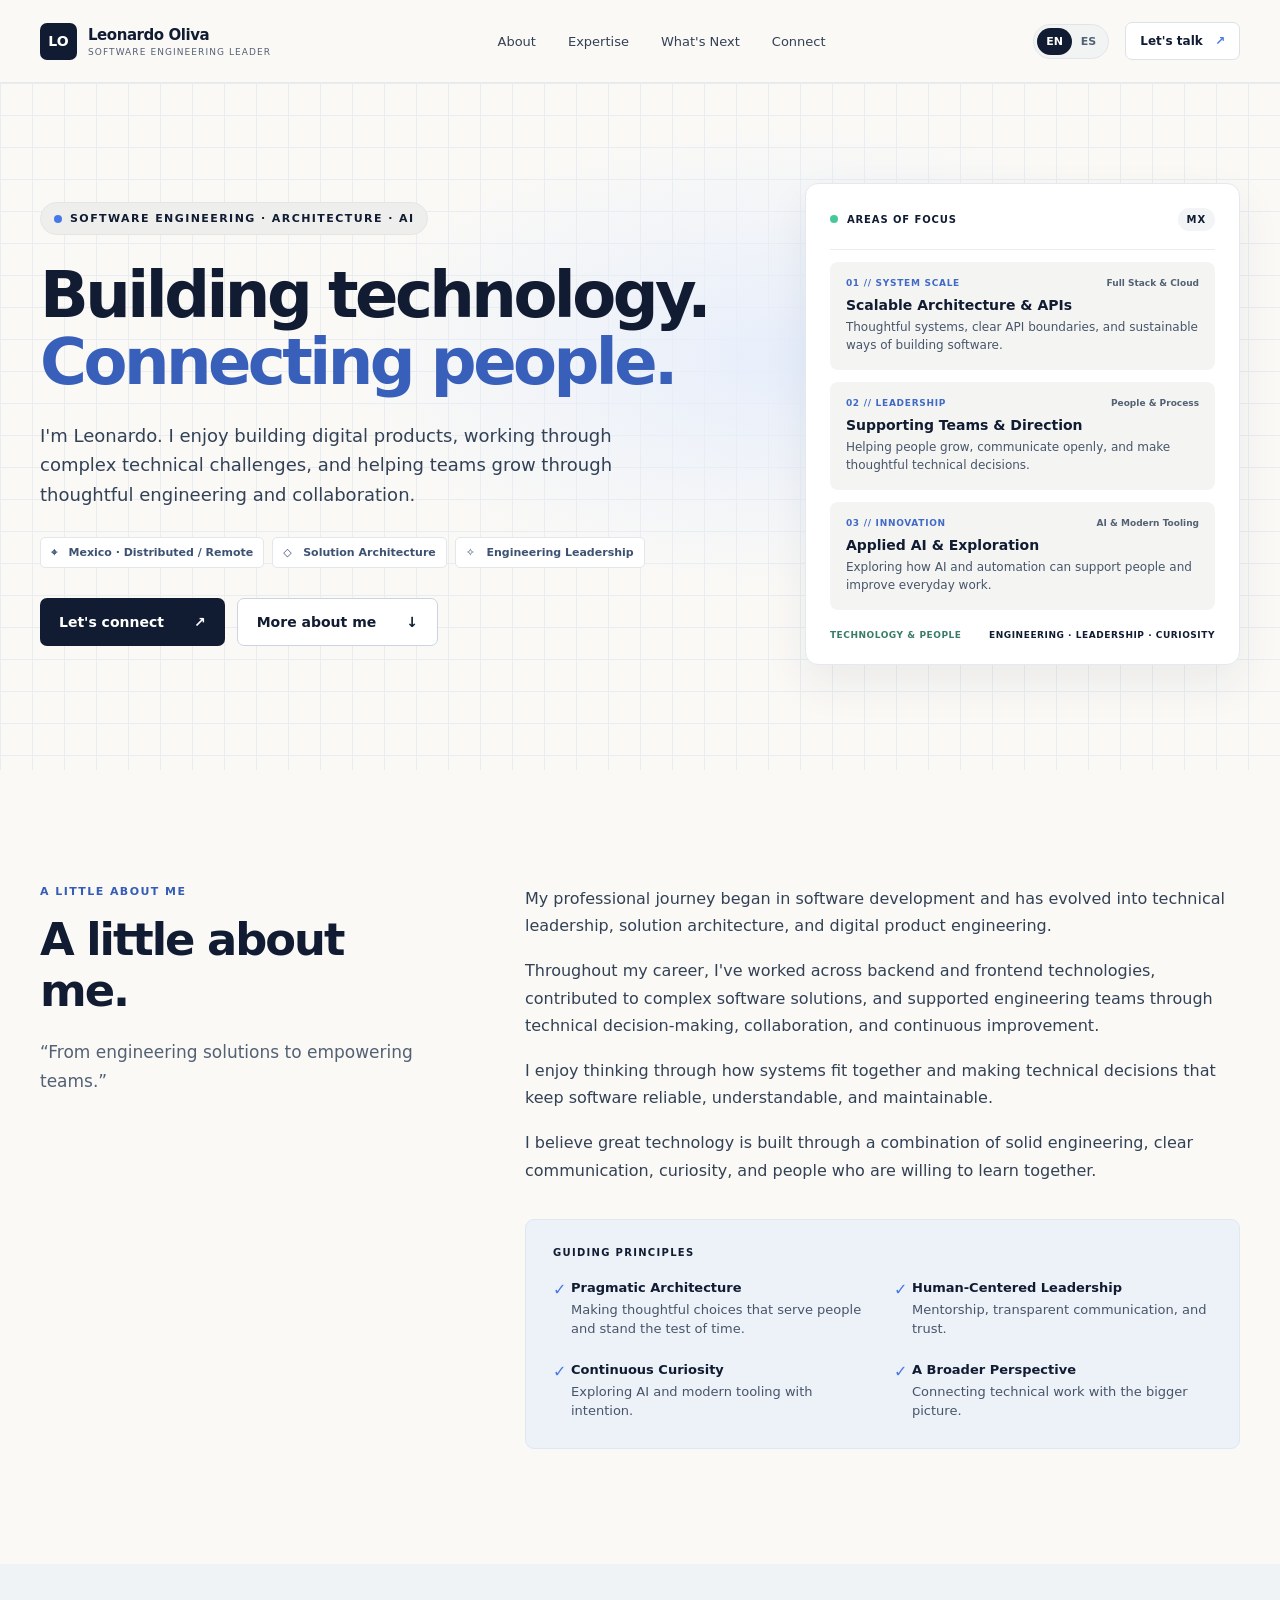
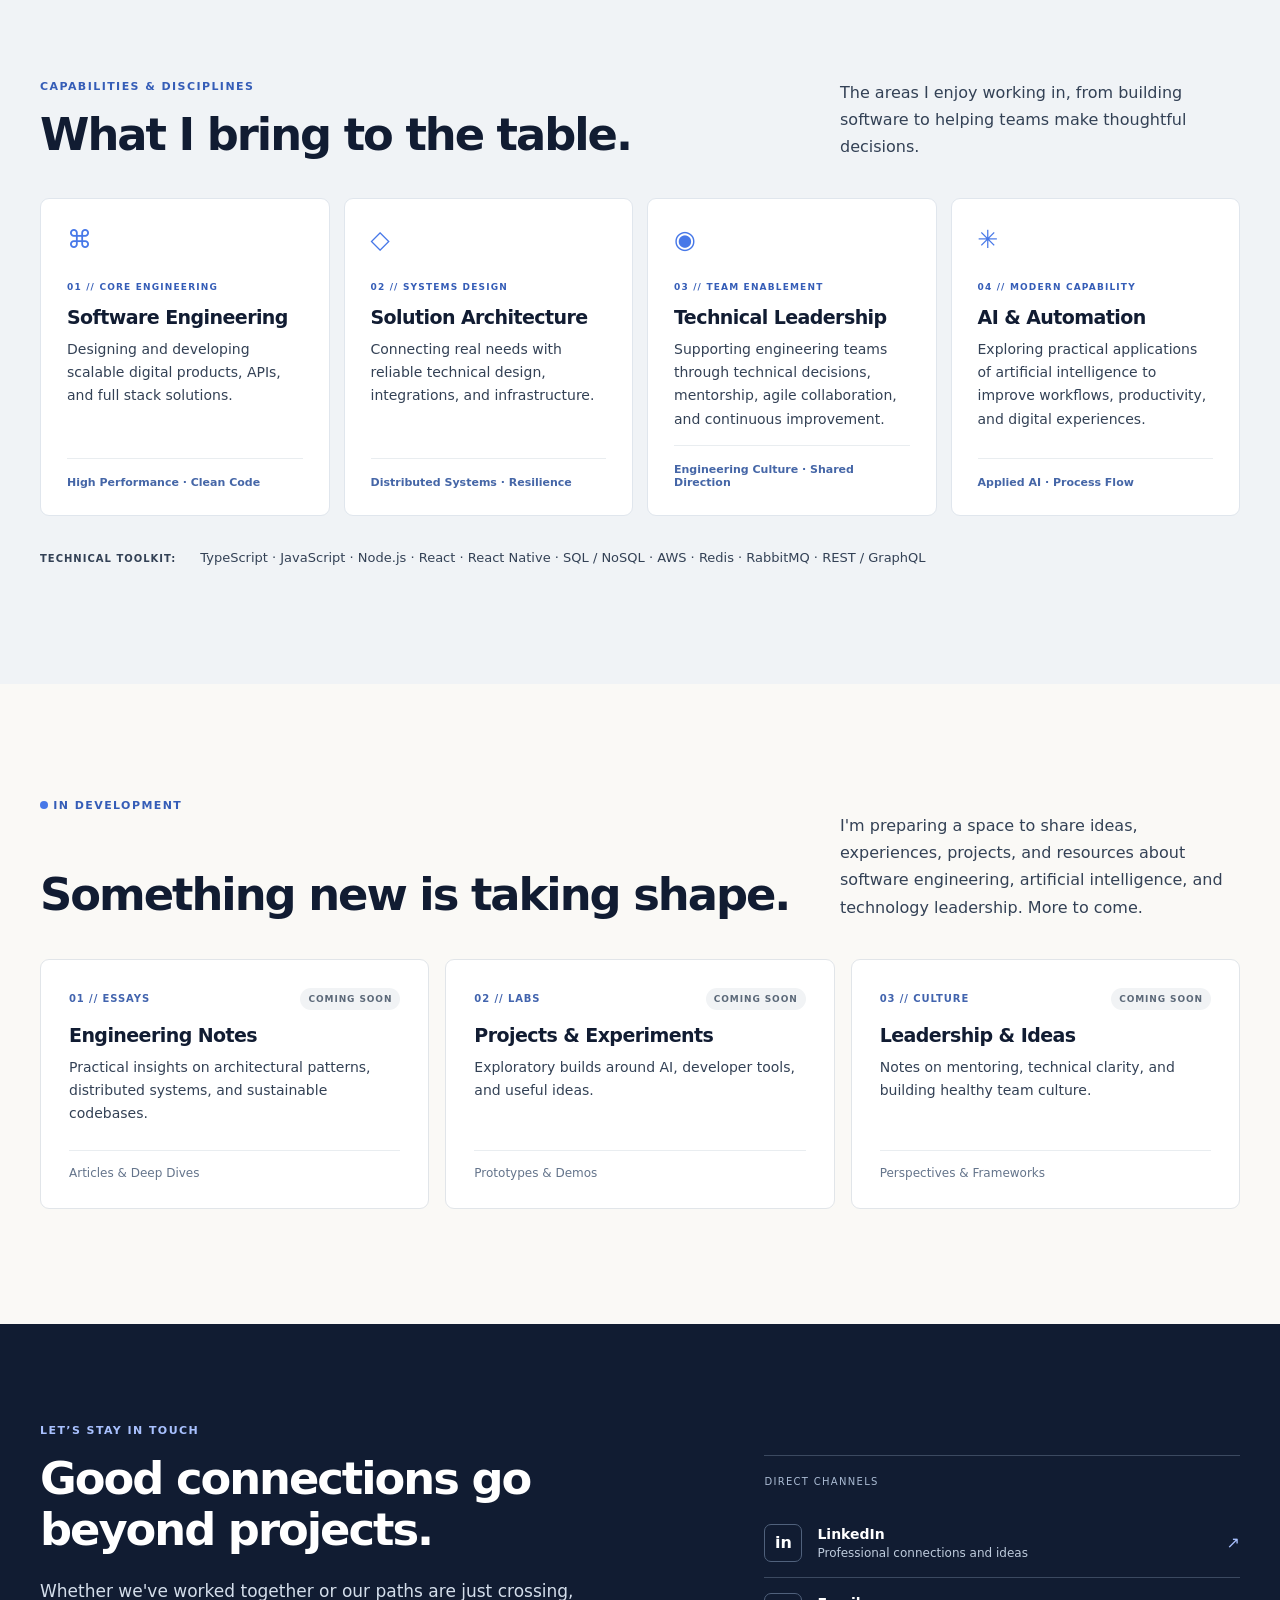
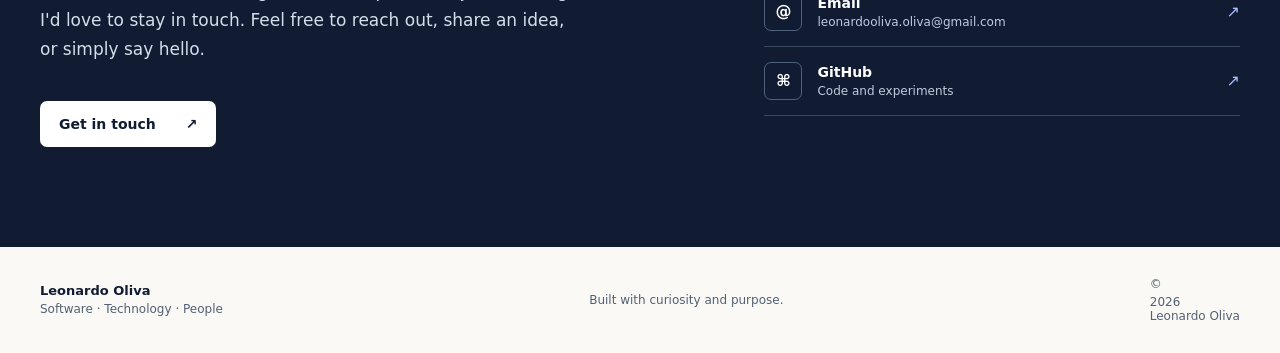
<file: index.html>
<!doctype html>
<html lang="en"><head><meta charset="utf-8"><meta name="viewport" content="width=device-width,initial-scale=1"><meta name="theme-color" content="#faf9f6"><meta name="description" content="Leonardo Oliva — software engineering, architecture, and people."><meta property="og:type" content="website"><meta property="og:title" content="Leonardo Oliva — Software Engineering Leader"><meta property="og:description" content="Building technology. Connecting people."><meta name="twitter:card" content="summary"><link rel="icon" href="/favicon.svg" type="image/svg+xml"><link rel="stylesheet" href="/style.css"><title>Leonardo Oliva — Software Engineering Leader</title></head>
<body><a class="skip" href="#main" data-i="skip">Skip to content</a><header class="header"><div class="nav wrap"><a class="brand" href="#hero"><span class="logo">LO</span><span><strong>Leonardo Oliva</strong><small data-i="role">SOFTWARE ENGINEERING LEADER</small></span></a><nav id="nav-links" aria-label="Main navigation"><a href="#about" data-i="navAbout">About</a><a href="#expertise" data-i="navExpertise">Expertise</a><a href="#whats-next" data-i="navNext">What's Next</a><a href="#connect" data-i="navConnect">Connect</a></nav><div class="nav-actions"><div class="language" aria-label="Language selection"><button type="button" data-lang="en">EN</button><button type="button" data-lang="es">ES</button></div><a class="nav-cta" href="#connect"><span data-i="talk">Let's talk</span> <span aria-hidden="true">↗</span></a><button class="menu" type="button" aria-expanded="false" aria-controls="nav-links" aria-label="Open menu"><span></span><span></span></button></div></div></header>
<main id="main"><section id="hero" class="hero"><div class="wrap hero-grid"><div class="hero-copy"><div class="eyebrow pill"><span class="dot"></span><span data-i="heroLabel">SOFTWARE ENGINEERING · ARCHITECTURE · AI</span></div><h1><span data-i="hero1">Building technology.</span><br><span class="blue" data-i="hero2">Connecting people.</span></h1><p class="hero-text" data-i="heroDesc">I'm Leonardo. I enjoy building digital products, working through complex technical challenges, and helping teams grow through thoughtful engineering and collaboration.</p><div class="tags"><span data-i="tag1">⌖ &nbsp; Mexico · Distributed / Remote</span><span data-i="tag2">◇ &nbsp; Solution Architecture</span><span data-i="tag3">✧ &nbsp; Engineering Leadership</span></div><div class="buttons"><a class="button primary" href="#connect"><span data-i="connect">Let's connect</span><span>↗</span></a><a class="button secondary" href="#about"><span data-i="explore">More about me</span><span>↓</span></a></div></div><aside class="summary"><div class="summary-head"><span><i class="green"></i><span data-i="summary">AREAS OF FOCUS</span></span><span class="country">MX</span></div><div class="summary-item"><div class="item-top"><span data-i="s1label">01 // SYSTEM SCALE</span><span>Full Stack & Cloud</span></div><h3 data-i="s1title">Scalable Architecture & APIs</h3><p data-i="s1desc">Thoughtful systems, clear API boundaries, and sustainable ways of building software.</p></div><div class="summary-item"><div class="item-top"><span data-i="s2label">02 // LEADERSHIP</span><span data-i="s2tag">People & Process</span></div><h3 data-i="s2title">Supporting Teams & Direction</h3><p data-i="s2desc">Helping people grow, communicate openly, and make thoughtful technical decisions.</p></div><div class="summary-item"><div class="item-top"><span data-i="s3label">03 // INNOVATION</span><span data-i="s3tag">AI & Modern Tooling</span></div><h3 data-i="s3title">Applied AI & Exploration</h3><p data-i="s3desc">Exploring how AI and automation can support people and improve everyday work.</p></div><div class="summary-foot"><span data-i="leadership">TECHNOLOGY & PEOPLE</span><span data-i="summaryFoot">ENGINEERING · LEADERSHIP · CURIOSITY</span></div></aside></div></section>
<section id="about" class="section wrap about"><div><div class="eyebrow" data-i="aboutLabel">A LITTLE ABOUT ME</div><h2 data-i="aboutTitle">A little about me.</h2><p class="quote" data-i="quote">“From engineering solutions to empowering teams.”</p></div><div class="about-body"><p data-i="bio1">My professional journey began in software development and has evolved into technical leadership, solution architecture, and digital product engineering.</p><p data-i="bio2">Throughout my career, I've worked across backend and frontend technologies, contributed to complex software solutions, and supported engineering teams through technical decision-making, collaboration, and continuous improvement.</p><p data-i="bio3">I enjoy thinking through how systems fit together and making technical decisions that keep software reliable, understandable, and maintainable.</p><p data-i="bio4">I believe great technology is built through a combination of solid engineering, clear communication, curiosity, and people who are willing to learn together.</p><div class="principles"><h3 data-i="principles">GUIDING PRINCIPLES</h3><div class="principles-grid"><div><b data-i="p1">Pragmatic Architecture</b><span data-i="p1d">Making thoughtful choices that serve people and stand the test of time.</span></div><div><b data-i="p2">Human-Centered Leadership</b><span data-i="p2d">Mentorship, transparent communication, and trust.</span></div><div><b data-i="p3">Continuous Curiosity</b><span data-i="p3d">Exploring AI and modern tooling with intention.</span></div><div><b data-i="p4">A Broader Perspective</b><span data-i="p4d">Connecting technical work with the bigger picture.</span></div></div></div></div></section>
<section id="expertise" class="section expertise"><div class="wrap"><div class="section-head"><div><div class="eyebrow" data-i="expertLabel">CAPABILITIES & DISCIPLINES</div><h2 data-i="expertTitle">What I bring to the table.</h2></div><p data-i="expertIntro">The areas I enjoy working in, from building software to helping teams make thoughtful decisions.</p></div><div class="cards"><article class="card"><div class="card-icon">⌘</div><div class="eyebrow" data-i="e1label">01 // CORE ENGINEERING</div><h3 data-i="e1">Software Engineering</h3><p data-i="e1d">Designing and developing scalable digital products, APIs, and full stack solutions.</p><div class="card-foot" data-i="e1f">High Performance · Clean Code</div></article><article class="card"><div class="card-icon">◇</div><div class="eyebrow" data-i="e2label">02 // SYSTEMS DESIGN</div><h3 data-i="e2">Solution Architecture</h3><p data-i="e2d">Connecting real needs with reliable technical design, integrations, and infrastructure.</p><div class="card-foot" data-i="e2f">Distributed Systems · Resilience</div></article><article class="card"><div class="card-icon">◉</div><div class="eyebrow" data-i="e3label">03 // TEAM ENABLEMENT</div><h3 data-i="e3">Technical Leadership</h3><p data-i="e3d">Supporting engineering teams through technical decisions, mentorship, agile collaboration, and continuous improvement.</p><div class="card-foot" data-i="e3f">Engineering Culture · Shared Direction</div></article><article class="card"><div class="card-icon">✳</div><div class="eyebrow" data-i="e4label">04 // MODERN CAPABILITY</div><h3 data-i="e4">AI & Automation</h3><p data-i="e4d">Exploring practical applications of artificial intelligence to improve workflows, productivity, and digital experiences.</p><div class="card-foot" data-i="e4f">Applied AI · Process Flow</div></article></div><div class="toolkit"><b data-i="toolkit">TECHNICAL TOOLKIT:</b><span>TypeScript · JavaScript · Node.js · React · React Native · SQL / NoSQL · AWS · Redis · RabbitMQ · REST / GraphQL</span></div></div></section>
<section id="whats-next" class="section wrap next"><div class="eyebrow"><span class="dot"></span> <span data-i="development">IN DEVELOPMENT</span></div><div class="section-head"><h2 data-i="nextTitle">Something new is taking shape.</h2><p data-i="nextDesc">I'm preparing a space to share ideas, experiences, projects, and resources about software engineering, artificial intelligence, and technology leadership. More to come.</p></div><div class="next-grid"><article><div class="next-top"><span data-i="n1label">01 // ESSAYS</span><span data-i="soon">COMING SOON</span></div><h3 data-i="n1">Engineering Notes</h3><p data-i="n1d">Practical insights on architectural patterns, distributed systems, and sustainable codebases.</p><div class="next-foot" data-i="n1f">Articles & Deep Dives</div></article><article><div class="next-top"><span data-i="n2label">02 // LABS</span><span data-i="soon">COMING SOON</span></div><h3 data-i="n2">Projects & Experiments</h3><p data-i="n2d">Exploratory builds around AI, developer tools, and useful ideas.</p><div class="next-foot" data-i="n2f">Prototypes & Demos</div></article><article><div class="next-top"><span data-i="n3label">03 // CULTURE</span><span data-i="soon">COMING SOON</span></div><h3 data-i="n3">Leadership & Ideas</h3><p data-i="n3d">Notes on mentoring, technical clarity, and building healthy team culture.</p><div class="next-foot" data-i="n3f">Perspectives & Frameworks</div></article></div></section>
<section id="connect" class="contact"><div class="wrap contact-grid"><div><div class="eyebrow light" data-i="contactLabel">LET’S STAY IN TOUCH</div><h2 data-i="contactTitle">Good connections go beyond projects.</h2><p data-i="contactDesc">Whether we've worked together or our paths are just crossing, I'd love to stay in touch. Feel free to reach out, share an idea, or simply say hello.</p><a class="button white" data-contact="email" href="mailto:leonardooliva.oliva@gmail.com"><span data-i="getInTouch">Get in touch</span><span>↗</span></a></div><div class="channels"><div class="channels-title" data-i="channels">DIRECT CHANNELS</div><a data-contact="linkedin" href="https://www.linkedin.com/in/leonardo-oliva-monjaras/" target="_blank" rel="noopener noreferrer"><span class="channel-icon">in</span><span><b>LinkedIn</b><small data-i="linkedinDesc">Professional connections and ideas</small></span><span class="arrow">↗</span></a><a data-contact="email" href="mailto:leonardooliva.oliva@gmail.com"><span class="channel-icon">@</span><span><b>Email</b><small data-contact-text="email">leonardooliva.oliva@gmail.com</small></span><span class="arrow">↗</span></a><a data-contact="github" href="https://github.com/LeoOliva" target="_blank" rel="noopener noreferrer"><span class="channel-icon">⌘</span><span><b>GitHub</b><small data-i="githubDesc">Code and experiments</small></span><span class="arrow">↗</span></a></div></div></section></main><footer><div class="wrap footer"><div><b>Leonardo Oliva</b><span data-i="footerTag">Software · Technology · People</span></div><p data-i="footerText">Built with curiosity and purpose.</p><small>© <span id="year"></span> Leonardo Oliva</small></div></footer><script src="/app.js" defer></script></body></html>
</file>
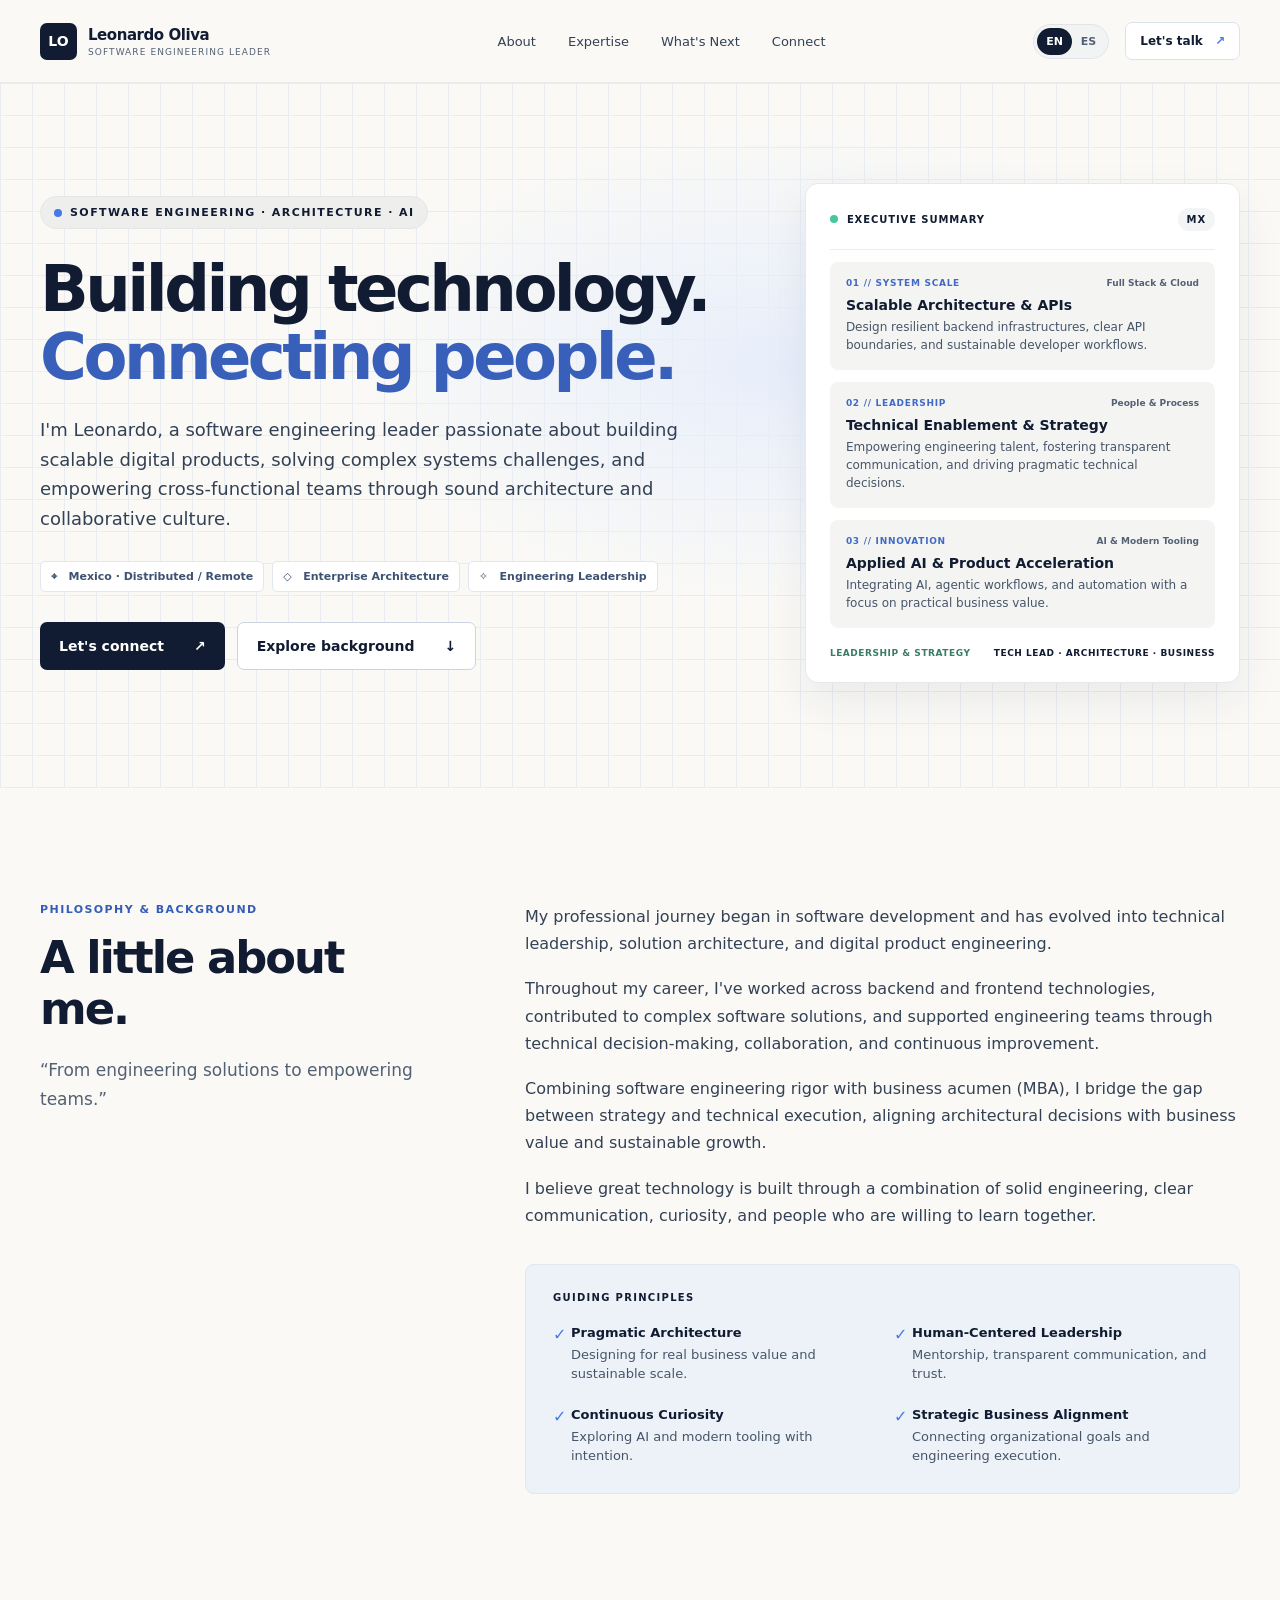
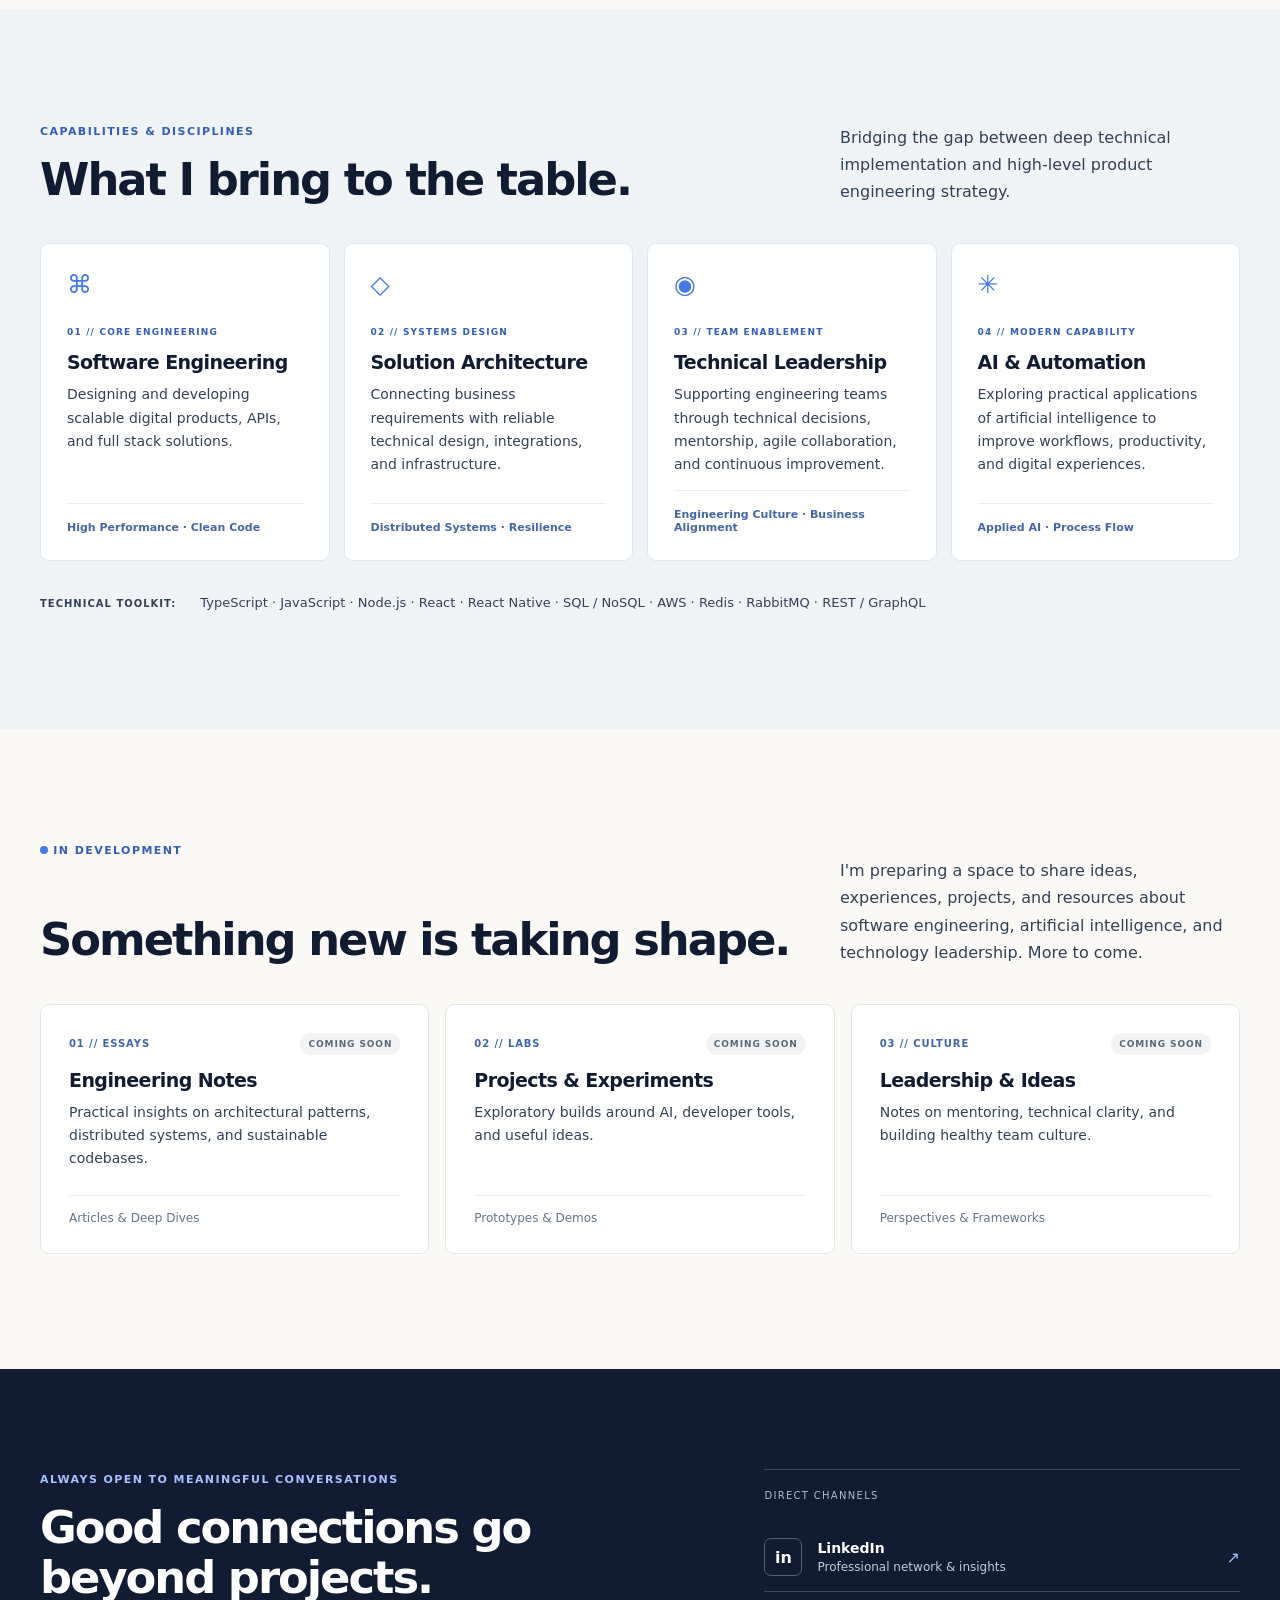
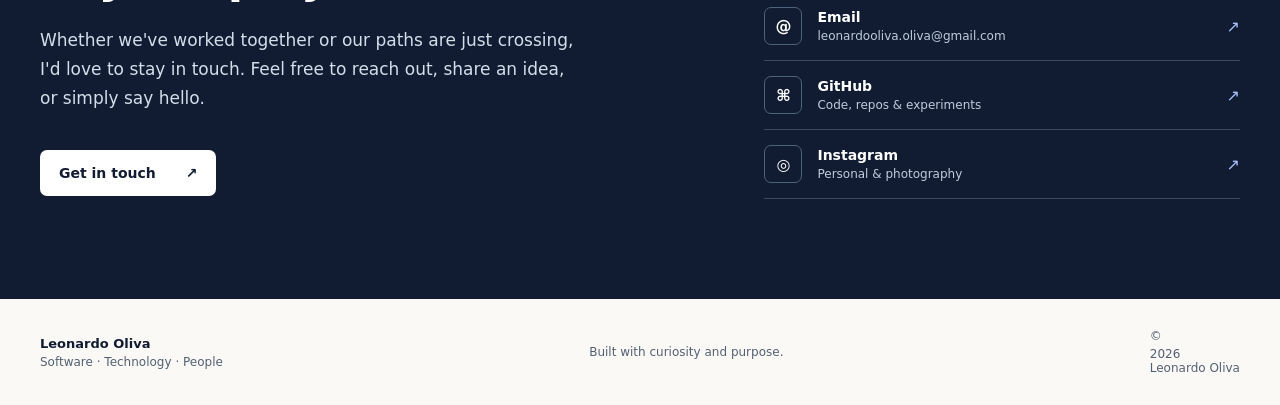
<file: index2.html>
<!doctype html>
<html lang="en"><head><meta charset="utf-8"><meta name="viewport" content="width=device-width,initial-scale=1"><meta name="theme-color" content="#faf9f6"><meta name="description" content="Leonardo Oliva — software engineering, architecture, and people."><meta property="og:type" content="website"><meta property="og:title" content="Leonardo Oliva — Software Engineering Leader"><meta property="og:description" content="Building technology. Connecting people."><meta name="twitter:card" content="summary"><link rel="icon" href="/favicon.svg" type="image/svg+xml"><link rel="stylesheet" href="/style.css"><title>Leonardo Oliva — Software Engineering Leader</title></head>
<body><a class="skip" href="#main" data-i="skip">Skip to content</a><header class="header"><div class="nav wrap"><a class="brand" href="#hero"><span class="logo">LO</span><span><strong>Leonardo Oliva</strong><small data-i="role">SOFTWARE ENGINEERING LEADER</small></span></a><nav id="nav-links" aria-label="Main navigation"><a href="#about" data-i="navAbout">About</a><a href="#expertise" data-i="navExpertise">Expertise</a><a href="#whats-next" data-i="navNext">What's Next</a><a href="#connect" data-i="navConnect">Connect</a></nav><div class="nav-actions"><div class="language" aria-label="Language selection"><button type="button" data-lang="en">EN</button><button type="button" data-lang="es">ES</button></div><a class="nav-cta" href="#connect"><span data-i="talk">Let's talk</span> <span aria-hidden="true">↗</span></a><button class="menu" type="button" aria-expanded="false" aria-controls="nav-links" aria-label="Open menu"><span></span><span></span></button></div></div></header>
<main id="main"><section id="hero" class="hero"><div class="wrap hero-grid"><div class="hero-copy"><div class="eyebrow pill"><span class="dot"></span><span data-i="heroLabel">SOFTWARE ENGINEERING · ARCHITECTURE · AI</span></div><h1><span data-i="hero1">Building technology.</span><br><span class="blue" data-i="hero2">Connecting people.</span></h1><p class="hero-text" data-i="heroDesc">I'm Leonardo, a software engineering leader passionate about building scalable digital products, solving complex systems challenges, and empowering cross-functional teams through sound architecture and collaborative culture.</p><div class="tags"><span data-i="tag1">⌖ &nbsp; Mexico · Distributed / Remote</span><span data-i="tag2">◇ &nbsp; Enterprise Architecture</span><span data-i="tag3">✧ &nbsp; Engineering Leadership</span></div><div class="buttons"><a class="button primary" href="#connect"><span data-i="connect">Let's connect</span><span>↗</span></a><a class="button secondary" href="#about"><span data-i="explore">Explore background</span><span>↓</span></a></div></div><aside class="summary"><div class="summary-head"><span><i class="green"></i><span data-i="summary">EXECUTIVE SUMMARY</span></span><span class="country">MX</span></div><div class="summary-item"><div class="item-top"><span data-i="s1label">01 // SYSTEM SCALE</span><span>Full Stack & Cloud</span></div><h3 data-i="s1title">Scalable Architecture & APIs</h3><p data-i="s1desc">Design resilient backend infrastructures, clear API boundaries, and sustainable developer workflows.</p></div><div class="summary-item"><div class="item-top"><span data-i="s2label">02 // LEADERSHIP</span><span data-i="s2tag">People & Process</span></div><h3 data-i="s2title">Technical Enablement & Strategy</h3><p data-i="s2desc">Empowering engineering talent, fostering transparent communication, and driving pragmatic technical decisions.</p></div><div class="summary-item"><div class="item-top"><span data-i="s3label">03 // INNOVATION</span><span data-i="s3tag">AI & Modern Tooling</span></div><h3 data-i="s3title">Applied AI & Product Acceleration</h3><p data-i="s3desc">Integrating AI, agentic workflows, and automation with a focus on practical business value.</p></div><div class="summary-foot"><span data-i="leadership">LEADERSHIP & STRATEGY</span><span data-i="summaryFoot">TECH LEAD · ARCHITECTURE · BUSINESS</span></div></aside></div></section>
<section id="about" class="section wrap about"><div><div class="eyebrow" data-i="aboutLabel">PHILOSOPHY & BACKGROUND</div><h2 data-i="aboutTitle">A little about me.</h2><p class="quote" data-i="quote">“From engineering solutions to empowering teams.”</p></div><div class="about-body"><p data-i="bio1">My professional journey began in software development and has evolved into technical leadership, solution architecture, and digital product engineering.</p><p data-i="bio2">Throughout my career, I've worked across backend and frontend technologies, contributed to complex software solutions, and supported engineering teams through technical decision-making, collaboration, and continuous improvement.</p><p data-i="bio3">Combining software engineering rigor with business acumen (MBA), I bridge the gap between strategy and technical execution, aligning architectural decisions with business value and sustainable growth.</p><p data-i="bio4">I believe great technology is built through a combination of solid engineering, clear communication, curiosity, and people who are willing to learn together.</p><div class="principles"><h3 data-i="principles">GUIDING PRINCIPLES</h3><div class="principles-grid"><div><b data-i="p1">Pragmatic Architecture</b><span data-i="p1d">Designing for real business value and sustainable scale.</span></div><div><b data-i="p2">Human-Centered Leadership</b><span data-i="p2d">Mentorship, transparent communication, and trust.</span></div><div><b data-i="p3">Continuous Curiosity</b><span data-i="p3d">Exploring AI and modern tooling with intention.</span></div><div><b data-i="p4">Strategic Business Alignment</b><span data-i="p4d">Connecting organizational goals and engineering execution.</span></div></div></div></div></section>
<section id="expertise" class="section expertise"><div class="wrap"><div class="section-head"><div><div class="eyebrow" data-i="expertLabel">CAPABILITIES & DISCIPLINES</div><h2 data-i="expertTitle">What I bring to the table.</h2></div><p data-i="expertIntro">Bridging the gap between deep technical implementation and high-level product engineering strategy.</p></div><div class="cards"><article class="card"><div class="card-icon">⌘</div><div class="eyebrow" data-i="e1label">01 // CORE ENGINEERING</div><h3 data-i="e1">Software Engineering</h3><p data-i="e1d">Designing and developing scalable digital products, APIs, and full stack solutions.</p><div class="card-foot" data-i="e1f">High Performance · Clean Code</div></article><article class="card"><div class="card-icon">◇</div><div class="eyebrow" data-i="e2label">02 // SYSTEMS DESIGN</div><h3 data-i="e2">Solution Architecture</h3><p data-i="e2d">Connecting business requirements with reliable technical design, integrations, and infrastructure.</p><div class="card-foot" data-i="e2f">Distributed Systems · Resilience</div></article><article class="card"><div class="card-icon">◉</div><div class="eyebrow" data-i="e3label">03 // TEAM ENABLEMENT</div><h3 data-i="e3">Technical Leadership</h3><p data-i="e3d">Supporting engineering teams through technical decisions, mentorship, agile collaboration, and continuous improvement.</p><div class="card-foot" data-i="e3f">Engineering Culture · Business Alignment</div></article><article class="card"><div class="card-icon">✳</div><div class="eyebrow" data-i="e4label">04 // MODERN CAPABILITY</div><h3 data-i="e4">AI & Automation</h3><p data-i="e4d">Exploring practical applications of artificial intelligence to improve workflows, productivity, and digital experiences.</p><div class="card-foot" data-i="e4f">Applied AI · Process Flow</div></article></div><div class="toolkit"><b data-i="toolkit">TECHNICAL TOOLKIT:</b><span>TypeScript · JavaScript · Node.js · React · React Native · SQL / NoSQL · AWS · Redis · RabbitMQ · REST / GraphQL</span></div></div></section>
<section id="whats-next" class="section wrap next"><div class="eyebrow"><span class="dot"></span> <span data-i="development">IN DEVELOPMENT</span></div><div class="section-head"><h2 data-i="nextTitle">Something new is taking shape.</h2><p data-i="nextDesc">I'm preparing a space to share ideas, experiences, projects, and resources about software engineering, artificial intelligence, and technology leadership. More to come.</p></div><div class="next-grid"><article><div class="next-top"><span data-i="n1label">01 // ESSAYS</span><span data-i="soon">COMING SOON</span></div><h3 data-i="n1">Engineering Notes</h3><p data-i="n1d">Practical insights on architectural patterns, distributed systems, and sustainable codebases.</p><div class="next-foot" data-i="n1f">Articles & Deep Dives</div></article><article><div class="next-top"><span data-i="n2label">02 // LABS</span><span data-i="soon">COMING SOON</span></div><h3 data-i="n2">Projects & Experiments</h3><p data-i="n2d">Exploratory builds around AI, developer tools, and useful ideas.</p><div class="next-foot" data-i="n2f">Prototypes & Demos</div></article><article><div class="next-top"><span data-i="n3label">03 // CULTURE</span><span data-i="soon">COMING SOON</span></div><h3 data-i="n3">Leadership & Ideas</h3><p data-i="n3d">Notes on mentoring, technical clarity, and building healthy team culture.</p><div class="next-foot" data-i="n3f">Perspectives & Frameworks</div></article></div></section>
<section id="connect" class="contact"><div class="wrap contact-grid"><div><div class="eyebrow light" data-i="contactLabel">ALWAYS OPEN TO MEANINGFUL CONVERSATIONS</div><h2 data-i="contactTitle">Good connections go beyond projects.</h2><p data-i="contactDesc">Whether we've worked together or our paths are just crossing, I'd love to stay in touch. Feel free to reach out, share an idea, or simply say hello.</p><a class="button white" data-contact="email" href="mailto:contact@leonardooliva.dev"><span data-i="getInTouch">Get in touch</span><span>↗</span></a></div><div class="channels"><div class="channels-title" data-i="channels">DIRECT CHANNELS</div><a data-contact="linkedin" href="https://www.linkedin.com/in/leonardo-oliva" target="_blank" rel="noopener noreferrer"><span class="channel-icon">in</span><span><b>LinkedIn</b><small data-i="linkedinDesc">Professional network & insights</small></span><span class="arrow">↗</span></a><a data-contact="email" href="mailto:contact@leonardooliva.dev"><span class="channel-icon">@</span><span><b>Email</b><small data-contact-text="email">contact@leonardooliva.dev</small></span><span class="arrow">↗</span></a><a data-contact="github" href="https://github.com/leonardooliva" target="_blank" rel="noopener noreferrer"><span class="channel-icon">⌘</span><span><b>GitHub</b><small data-i="githubDesc">Code, repos & experiments</small></span><span class="arrow">↗</span></a><a data-contact="instagram" href="https://instagram.com/" target="_blank" rel="noopener noreferrer"><span class="channel-icon">◎</span><span><b>Instagram</b><small data-i="instagramDesc">Personal & photography</small></span><span class="arrow">↗</span></a></div></div></section></main><footer><div class="wrap footer"><div><b>Leonardo Oliva</b><span data-i="footerTag">Software · Technology · People</span></div><p data-i="footerText">Built with curiosity and purpose.</p><small>© <span id="year"></span> Leonardo Oliva</small></div></footer><script src="/app.js" defer></script></body></html>
</file>
<file: style.css>
:root{--ink:#111c32;--blue:#4778e8;--muted:#475569;--line:#dce2e8;--paper:#faf9f6}*{box-sizing:border-box}html{scroll-behavior:smooth;scroll-padding-top:90px}body{margin:0;background:var(--paper);color:var(--ink);font-family:Inter,system-ui,-apple-system,BlinkMacSystemFont,"Segoe UI",sans-serif;-webkit-font-smoothing:antialiased}a{color:inherit;text-decoration:none}button{font:inherit}a:focus-visible,button:focus-visible{outline:3px solid #4778e8;outline-offset:4px}.skip{position:absolute;left:-999px}.skip:focus{left:1rem;top:1rem;z-index:20;background:white;padding:1rem}.wrap{width:min(1200px,calc(100% - 64px));margin:auto}.header{position:sticky;top:0;z-index:10;background:rgba(250,249,246,.94);border-bottom:1px solid #e9e9e6;backdrop-filter:blur(14px)}.nav{height:82px;display:flex;align-items:center;gap:35px}.brand{display:flex;align-items:center;gap:11px;min-width:250px}.logo{display:grid;place-items:center;width:37px;height:37px;border-radius:7px;background:var(--ink);color:white;font-weight:800;font-size:14px}.brand strong,.brand small{display:block}.brand strong{font-size:15px;letter-spacing:-.03em}.brand small{font-size:9px;letter-spacing:.12em;color:#536174;margin-top:3px}.nav nav{display:flex;align-items:center;justify-content:center;gap:32px;flex:1}.nav nav a{font-size:13px;color:#334155}.nav nav a:hover{color:var(--blue)}.nav-actions{display:flex;align-items:center;gap:16px}.language{display:flex;padding:3px;border:1px solid #e1e5ea;border-radius:30px;background:#f2f3f3}.language button{border:0;background:transparent;color:#536174;border-radius:20px;font-size:11px;font-weight:700;padding:7px 9px;cursor:pointer}.language button.active{background:var(--ink);color:#fff}.nav-cta{font-size:12px;font-weight:700;border:1px solid var(--line);border-radius:7px;padding:11px 14px;background:#fff;white-space:nowrap}.nav-cta span:last-child{color:var(--blue);margin-left:8px}.menu{display:none}.hero{background:radial-gradient(ellipse at 62% 40%,#e7eefb 0,transparent 40%),linear-gradient(#e9edf1 1px,transparent 1px),linear-gradient(90deg,#e9edf1 1px,transparent 1px);background-size:auto,32px 32px,32px 32px}.hero-grid{display:grid;grid-template-columns:1.25fr .8fr;gap:85px;align-items:center;padding-top:100px;padding-bottom:105px}.eyebrow{font-size:11px;letter-spacing:.13em;font-weight:800;color:#355db7}.pill{display:inline-flex;align-items:center;gap:8px;color:var(--ink);background:#eeefed;border:1px solid #e4e6e5;border-radius:30px;padding:9px 13px}.dot,.green{display:inline-block;width:8px;height:8px;border-radius:50%;background:#4778e8}.green{background:#45c99a;margin-right:9px}h1,h2,h3,p{margin-top:0}h1{font-size:clamp(43px,5vw,66px);letter-spacing:-.055em;line-height:1.05;margin:27px 0 24px;font-weight:750}.blue{color:#385fb9}.hero-text{font-size:18px;line-height:1.65;max-width:650px;color:#334155}.tags{display:flex;flex-wrap:wrap;gap:8px;margin:27px 0}.tags span{font-size:11px;font-weight:700;color:#3d5272;background:#fff;border:1px solid #e1e7ed;padding:8px 10px;border-radius:5px}.buttons{display:flex;gap:12px;flex-wrap:wrap;margin-top:30px}.button{display:inline-flex;justify-content:space-between;align-items:center;gap:30px;padding:15px 19px;border-radius:7px;font-size:14px;font-weight:700;transition:transform .2s,background .2s}.button:hover{transform:translateY(-2px)}.primary{background:var(--ink);color:white}.secondary{border:1px solid #cbd5e1;background:white}.summary{background:#fff;border:1px solid #e5e9ef;border-radius:13px;padding:24px;box-shadow:0 18px 45px #172c4712}.summary-head,.summary-foot,.item-top,.next-top{display:flex;justify-content:space-between;align-items:center}.summary-head{font-size:10px;font-weight:800;letter-spacing:.09em;border-bottom:1px solid #e9edf0;padding-bottom:18px}.country{background:#f2f4f6;border-radius:20px;padding:6px 9px}.summary-item{background:#f4f5f3;border-radius:8px;padding:16px;margin-top:12px}.item-top{font-size:9px;font-weight:800;letter-spacing:.08em;color:#416ac6;gap:10px}.item-top span:last-child{color:#536174;letter-spacing:0}.summary-item h3{font-size:14px;margin:9px 0 5px}.summary-item p{font-size:12px;line-height:1.5;color:#475569;margin:0}.summary-foot{margin-top:20px;font-size:9px;font-weight:800;letter-spacing:.06em;gap:10px}.summary-foot span:first-child{color:#397c68}.section{padding-top:115px;padding-bottom:115px}.about{display:grid;grid-template-columns:.7fr 1.3fr;gap:100px}h2{font-size:clamp(34px,3.5vw,48px);letter-spacing:-.045em;line-height:1.13;margin:17px 0 22px}p{line-height:1.7;color:#334155}.quote{font-size:17px;color:#536174}.about-body>p{font-size:16px;margin-bottom:18px}.principles{margin-top:35px;padding:27px;background:#edf2f8;border:1px solid #dfe7f1;border-radius:9px}.principles h3,.channels-title{font-size:10px;letter-spacing:.13em;margin-bottom:22px}.principles-grid{display:grid;grid-template-columns:1fr 1fr;gap:23px}.principles-grid div{padding-left:18px;position:relative}.principles-grid div:before{content:'✓';position:absolute;left:0;color:#4778e8}.principles-grid b,.principles-grid span{display:block;font-size:13px}.principles-grid span{margin-top:5px;color:#475569;line-height:1.5}.expertise{background:#f0f3f6}.section-head{display:flex;justify-content:space-between;align-items:end;gap:40px;margin-bottom:38px}.section-head h2{margin-bottom:0}.section-head>p{max-width:400px;margin-bottom:0}.cards{display:grid;grid-template-columns:repeat(4,1fr);gap:14px}.card{background:white;border:1px solid #e0e6ed;border-radius:9px;padding:26px;display:flex;flex-direction:column;min-height:300px}.card-icon{font-size:25px;color:#4778e8;margin-bottom:28px}.card .eyebrow{font-size:9px}.card h3,.next-grid h3{font-size:19px;letter-spacing:-.03em;margin:14px 0 10px}.card p,.next-grid p{font-size:14px;line-height:1.65}.card-foot{border-top:1px solid #e9edf0;margin-top:auto;padding-top:17px;color:#4566a7;font-size:11px;font-weight:700}.toolkit{display:flex;gap:24px;align-items:baseline;margin-top:30px;font-size:13px;color:#334155;line-height:1.8}.toolkit b{white-space:nowrap;font-size:10px;letter-spacing:.1em}.next .section-head{align-items:end}.next-grid{display:grid;grid-template-columns:repeat(3,1fr);gap:16px}.next-grid article{padding:28px;background:#fff;border:1px solid #e1e5e9;border-radius:9px;min-height:230px;display:flex;flex-direction:column}.next-top{font-size:10px;letter-spacing:.09em;font-weight:800;color:#4264ae}.next-top span:last-child{color:#5b6878;background:#f1f3f5;border-radius:20px;padding:6px 8px;font-size:9px}.next-grid p{margin-bottom:25px}.next-foot{margin-top:auto;border-top:1px solid #e9edf0;padding-top:15px;color:#64748b;font-size:12px}.contact{background:#111c32;color:#fff;padding:100px 0}.contact-grid{display:grid;grid-template-columns:1fr .8fr;gap:130px;align-items:center}.contact h2{max-width:570px}.contact p{color:#d4deeb;max-width:540px;font-size:17px}.light{color:#a9c1ff}.white{margin-top:20px;background:white;color:var(--ink)}.channels{border-top:1px solid #3b4960}.channels-title{color:#aabbd3;padding-top:20px}.channels a{display:flex;align-items:center;gap:15px;padding:15px 0;border-bottom:1px solid #3b4960}.channel-icon{display:grid;place-items:center;width:38px;height:38px;border:1px solid #50617c;border-radius:7px;font-weight:700}.channels b,.channels small{display:block}.channels b{font-size:14px}.channels small{font-size:12px;color:#bfccdd;margin-top:4px}.arrow{margin-left:auto;color:#a9c1ff}.footer{display:flex;align-items:center;justify-content:space-between;gap:20px;padding-top:30px;padding-bottom:30px}.footer b,.footer span{display:block}.footer b{font-size:13px}.footer span,.footer p,.footer small{font-size:12px;color:#536174}.footer span{margin-top:4px}.footer p{margin:0}@media(max-width:950px){.nav nav{gap:15px}.brand{min-width:200px}.hero-grid{gap:35px}.cards{grid-template-columns:repeat(2,1fr)}.contact-grid{gap:60px}}@media(max-width:700px){.wrap{width:min(100% - 40px,1200px)}.nav{height:70px}.brand{min-width:0;flex:1}.brand small{font-size:8px}.nav-cta{display:none}.nav nav{display:none;position:absolute;top:69px;left:0;right:0;background:#faf9f6;border-bottom:1px solid var(--line);padding:18px 20px 24px;box-shadow:0 15px 25px #111c3212}.nav nav.open{display:flex;flex-direction:column;align-items:stretch;gap:0}.nav nav a{font-size:15px;padding:13px}.menu{display:flex;width:38px;height:38px;border:1px solid var(--line);border-radius:7px;background:white;flex-direction:column;justify-content:center;align-items:center;gap:5px}.menu span{width:17px;height:2px;background:var(--ink)}.hero-grid{grid-template-columns:1fr;gap:45px;padding-top:65px;padding-bottom:70px}h1{font-size:clamp(39px,10vw,56px)}.hero-text{font-size:16px}.section{padding-top:75px;padding-bottom:75px}.about{grid-template-columns:1fr;gap:20px}.section-head{display:block}.section-head>p{margin-top:18px}.cards,.next-grid{grid-template-columns:1fr}.card{min-height:230px}.card-icon{margin-bottom:20px}.toolkit{display:block}.toolkit b{display:block;margin-bottom:8px}.contact{padding:75px 0}.contact-grid{grid-template-columns:1fr;gap:48px}.footer{align-items:flex-start;flex-direction:column}.principles-grid{grid-template-columns:1fr}.summary{padding:18px}.summary-foot{font-size:8px}.buttons .button{flex:1;white-space:nowrap}}@media(prefers-reduced-motion:reduce){html{scroll-behavior:auto}*,*:before,*:after{transition:none!important}}
</file>
